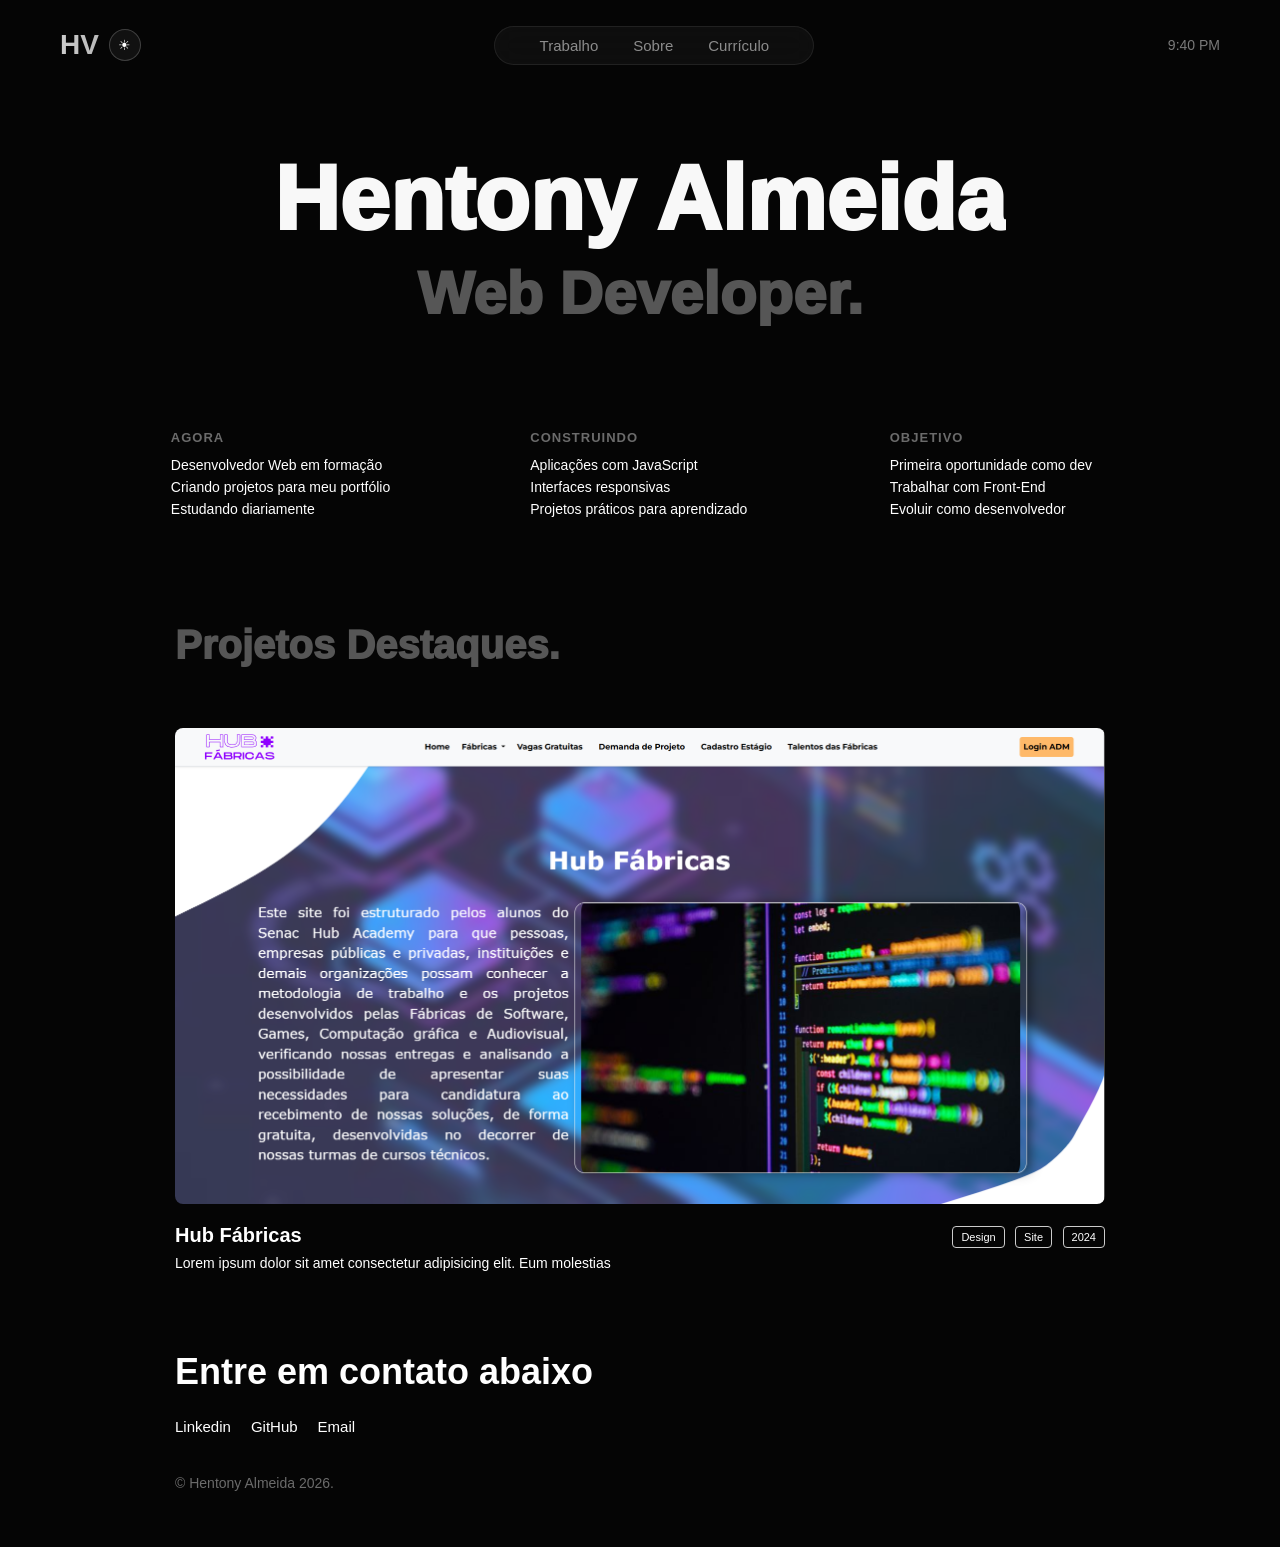
<file: index.html>
<!DOCTYPE html>
<html lang="pt-br">
<head>
<meta charset="UTF-8">
<meta name="viewport" content="width=device-width, initial-scale=1.0">
<link href="https://fonts.googleapis.com/css2?family=Inter:wght@300;400;500;600&display=swap" rel="stylesheet">
<link rel="stylesheet" href="style.css">

<title>Portfolio</title>
</head>

<body>

<header class="header">

    <div class="logo">
        <a href="#inicio">
            <span class="logo-hv">HV</span>
        </a>

    <!-- Botão de tema -->
        <button id="theme-toggle" class="theme-toggle">
            ☀
        </button>
    </div>

    <!-- Menu -->
    <nav class="nav-container" id="menu">
        <ul class="nav-menu">
            <li><a href="#Trabalho">Trabalho</a></li>
            <li><a href="sobre.html">Sobre</a></li>
            <li><a href="#Curriculo">Currículo</a></li>
        </ul>
    </nav>

    <!-- Hora -->
    <div class="time" id="time"></div>

</header>

<div class="container">
  <!-- Seção Hero -->
  <section class="hero">
    <div class="hero-content">
      <h1 class="hero-name">Hentony Almeida</h1>
      <p class="hero-subtitle">Web Developer.</p>
    </div>
  </section>

  <!-- Seção Trajetória -->

  <section class="journey">

    <div class="journey-container">

      <div class="journey-col">
        <h4>AGORA</h4>
        <p>Desenvolvedor Web em formação</p>
        <p>Criando projetos para meu portfólio</p>
        <p>Estudando diariamente</p>
      </div>

      <div class="journey-col">
        <h4>CONSTRUINDO</h4>
        <p>Aplicações com JavaScript</p>
        <p>Interfaces responsivas</p>
        <p>Projetos práticos para aprendizado</p>
      </div>

      <div class="journey-col">
        <h4>OBJETIVO</h4>
        <p>Primeira oportunidade como dev</p>
        <p>Trabalhar com Front-End</p>
        <p>Evoluir como desenvolvedor</p>
      </div>

    </div>

  </section>

  <!-- Seção Projetos -->

  <section class="projects">

    <div class="projects-title">
      <h1>Projetos Destaques.</h1>
    </div>

  <!-- Projeto 1 -->
    <div class="project-card">
      <div class="project-media">
          <img src="hub_fabricas.png" alt="Projeto Hub Fábricas">
      </div>

      <div class="project-info">
        <div class="project-header">
          <h3>Hub Fábricas</h3>

          <div class="tags">
            <span>Design</span>
            <span>Site</span>
            <span>2024</span>
          </div>
        </div>

        <p>
          Lorem ipsum dolor sit amet consectetur adipisicing elit. Eum molestias
        </p>
      </div>
    </div>

  </section>

  <section class="contact">

  <div class="contact-title">
    <h2>Entre em contato abaixo</h2>
  </div>

  <div class="social-links">
    <a href="#">Linkedin</a>
    <a href="#">GitHub</a>
    <a href="#">Email</a>
  </div>

  <p class="copyright">
    © Hentony Almeida 2026.
  </p>

</section>

</div>



<section class="content"></section>
<script src="script.js"></script>

</body>
</html>
</file>
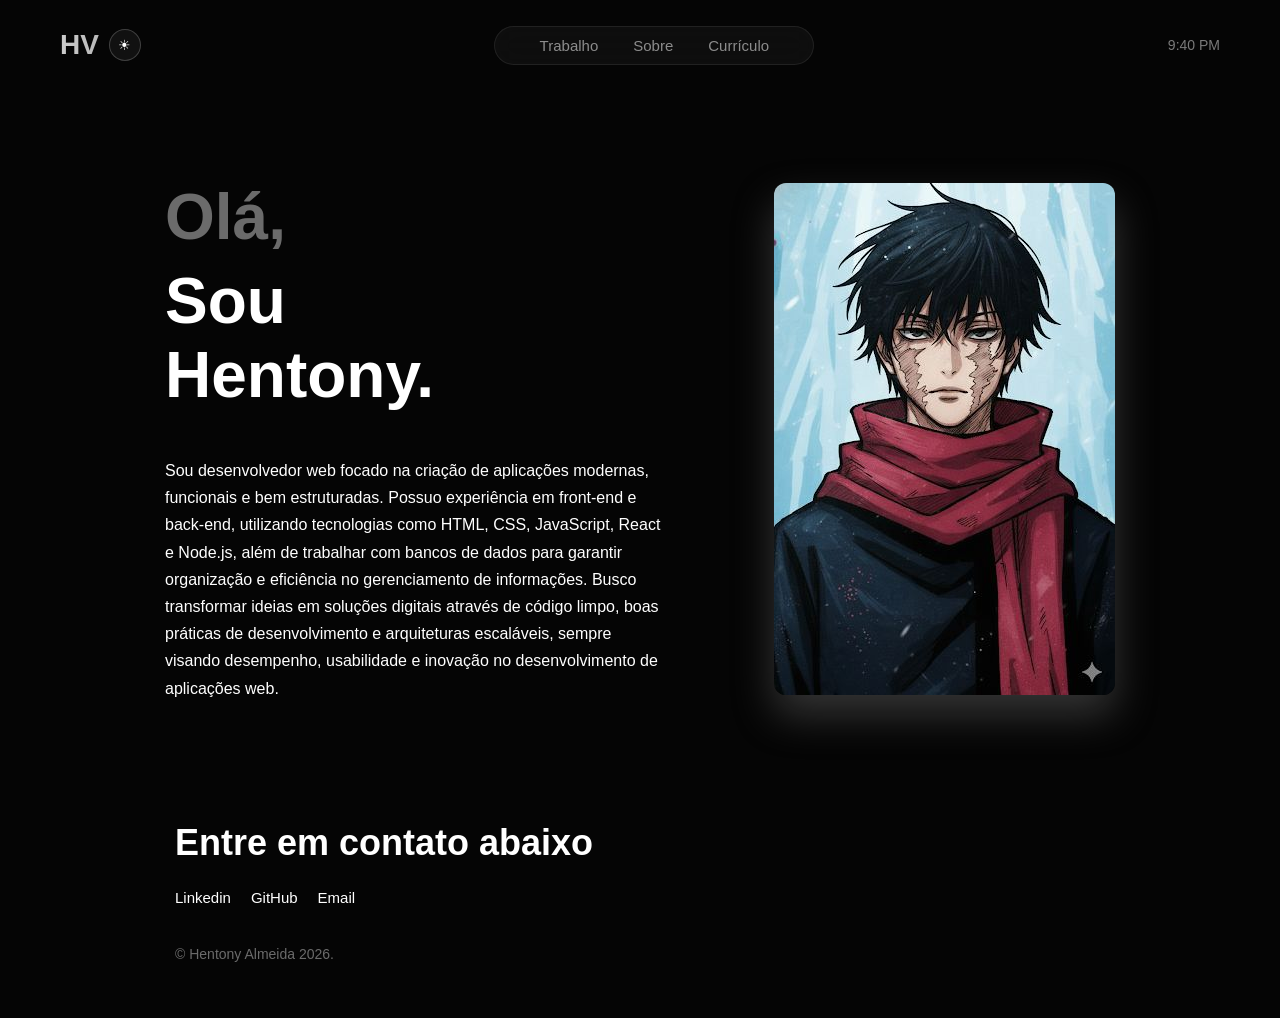
<file: sobre.html>
<!DOCTYPE html>
<html lang="en">
<head>
    <meta charset="UTF-8">
    <meta name="viewport" content="width=device-width, initial-scale=1.0">
    <link href="https://fonts.googleapis.com/css2?family=Inter:wght@300;400;500;600&display=swap" rel="stylesheet">
    <link rel="stylesheet" href="style.css">

    <title>Sobre</title>
</head>
<body>
    <header class="header">

        <div class="logo">
            <a href="#inicio">
                <span class="logo-hv">HV</span>
            </a>

        <!-- Botão de tema -->
            <button id="theme-toggle" class="theme-toggle">
                ☀
            </button>
        </div>

        <!-- Menu -->
        <nav class="nav-container" id="menu">
            <ul class="nav-menu">
                <li><a href="index.html">Trabalho</a></li>
                <li><a href="sobre.html">Sobre</a></li>
                <li><a href="#Curriculo">Currículo</a></li>
            </ul>
        </nav>

        <!-- Hora -->
        <div class="time" id="time"></div>

    </header>
    
    <div class="container">
        <div class="about">
            <div class="about-intro">
                <h1 id="apresentacao">Olá,</h1>
                <h1 id="apresentacao-nome">Sou<br>Hentony.</h1>
                <div class="small-divider"></div>
                <p>Sou desenvolvedor web focado na criação de aplicações modernas, funcionais e bem estruturadas. Possuo experiência em front-end e back-end, utilizando tecnologias como HTML, CSS, JavaScript, React e Node.js, além de trabalhar com bancos de dados para garantir organização e eficiência no gerenciamento de informações.
Busco transformar ideias em soluções digitais através de código limpo, boas práticas de desenvolvimento e arquiteturas escaláveis, sempre visando desempenho, usabilidade e inovação no desenvolvimento de aplicações web.</p>
            </div>
            <div class="about-me">
                <img src="img-portfolio.jpg" alt="img_ilustrativa">
            </div>
        </div>

        <section class="contact">

            <div class="contact-title">
                <h2>Entre em contato abaixo</h2>
            </div>

            <div class="social-links">
                <a href="#">Linkedin</a>
                <a href="#">GitHub</a>
                <a href="#">Email</a>
            </div>

            <p class="copyright">© Hentony Almeida 2026.</p>

        </section>
    </div>

    <section class="content"></section>
    <script src="script.js"></script>
    
</body>
</html>
</file>
<file: style.css>
*{
    margin:0;
    padding:0;
    box-sizing:border-box;
}

body{
    padding-top:100px;
    background:#050505;
    font-family: Helvetica, Arial, sans-serif;
}

/* HEADER */

.header {
    top:0;
    width:100%;
    height:90px;
    display:flex;
    z-index:1000;
    padding:0 60px;
    position:fixed;
    align-items:center;
    justify-content:space-between;
}

/* LOGO */

.logo a {
    text-decoration:none;
}

.logo {
    display: flex;
    font-size:28px;
    font-weight:bold;
    align-items: center;
    gap: 10px;
}

.logo-hv {
    background: linear-gradient(270deg, #cccccc, #ffffff, #999999, #cccccc);
    background-size: 800% 800%;
    background-clip: text;
    -webkit-text-fill-color: transparent;
    animation: gradientAnimation 8s ease infinite;
}

/* BOTÃO DARK/LIGHT */

.theme-toggle {
    width:32px;
    height:32px;
    border-radius:50%;
    border:1px solid rgba(255,255,255,0.2);
    background:rgba(255,255,255,0.05);
    color:white;
    cursor:pointer;
    display:flex;
    align-items:center;
    justify-content:center;
    font-size:14px;
    transition:all .3s ease;
}

.theme-toggle:hover {
    background:rgba(255,255,255,0.15);
}

/* BOTAO MODO CLARO */

body.light-mode {
    background:#ffffff;
}

body.light-mode .hero {
    background:#ffffff;
}

body.light-mode .hero-content h1 {
    background-color: #111;
}

body.light-mode .hero-content p {
    color:#0505052a;
}

body.light-mode .nav-container {
    background:rgba(0,0,0,0.04);
    border:1px solid rgba(0,0,0,0.08);
}

body.light-mode .nav-menu a {
    color:#444;
}

body.light-mode .nav-menu a:hover {
    color:#000;
}

body.light-mode .time {
    color:#444;
}

body.light-mode .theme-toggle {
    color:#000;
    border:1px solid rgba(0,0,0,0.2);
}

body.light-mode .project-header h3,
body.light-mode .tags span {
    color:#111;
}

body.light-mode .project-info p {
    color: #05050581;
}

/* Animação do gradiente */
@keyframes gradientAnimation {
    0% { background-position: 0% 50%; }
    50% { background-position: 100% 50%; }
    100% { background-position: 0% 50%; }
}

/* NAV CONTAINER */

.nav-container {
    width:320px;
    display:flex;
    padding:10px 20px;
    border-radius:50px;
    align-items:center;
    justify-content:space-between;
    backdrop-filter: blur(12px);
    background:rgba(255,255,255,0.04);
    border:1px solid rgba(255,255,255,0.08);
    transition:all 0.45s cubic-bezier(.4,0,.2,1);
}

/* MENU CENTRAL */
.nav-menu {
    display: flex;
    list-style: none;
    gap: 35px;
    justify-content: center; /* centraliza horizontalmente */
    flex: 1; /* ocupa todo espaço central */
    transform: opacity 0.3s ease, transform 0.3s ease;
}

.nav-menu li {
    display: flex;
    align-items: center;
}

.nav-menu a {
    font-size: 15px;
    transition: 0.3s;
    color: #8c8c8c;
    text-decoration: none;
}

.nav-menu a:hover {
    color: white;
}

/* TIME */

.time {
    font-size:14px;
    color:#7a7a7a;
}

/* CONTAINER */

.container {
    display: block;
    align-content: center;
    margin: auto;
    max-width: 950px;
    padding-bottom: 1rem;
}

/* Seção Hero */
.hero {
    width: 100%;
    min-height: 30vh; /* altura menor, para ficar próximo ao menu */
    display: flex;
    justify-content: center;
    align-items: flex-start; /* alinha no topo da seção */
    text-align: center;
    background: #050505;
    padding: 2rem; /* mais espaço no topo */
}

.hero-content {
    margin-top: 1rem; /* distância do menu */
}

.hero-content h1 {
    font-size: 90px;
    font-weight: 1000;
    background-color: #f8f8f8;
    background-size: 800% 800%;
    background-clip: text;
    -webkit-text-fill-color: transparent;
    animation: gradientAnimation 8s ease infinite;
    margin-bottom: 0.5rem;
}

.hero-content p {
    font-size: 60px;
    font-weight: 1000;
    color: #6b6b6b;
    opacity: 0.8;
}

/* SEÇÃO TRAJETÓRIA */

.journey {
    width:100%;
    display:grid;
    justify-content:center;
    align-items: center;
    padding: 60px 5px;
}

.journey-container {
    width:100%;
    max-width:1200px;
    display:grid;
    grid-template-columns:repeat(3,1fr);
    gap: 140px;
}

.journey-col h4{
    font-size:13px;
    letter-spacing:1px;
    color:#6b6b6b;
    margin-bottom:12px;
}

.journey-col p{
    font-size:14px;
    color:#ffffff;
    margin-bottom:6px;
}

/* LIGHT MODE */

body.light-mode .journey-col p{
    color:#111;
}

body.light-mode .journey-col h4{
    color:#666;
}

/* RESPONSIVO */

@media (max-width:768px){

    .journey-container{
        grid-template-columns:1fr;
        gap:40px;
    }

}

/* Projetos */

.projects {
    display: grid;
    max-width:1600px;
    align-items: center;
    justify-content: center;
    margin: 0;
    padding: 40px 10px;
    gap:60px;
}

/* TITULO PROJETOS */

.projects-title {
    display:flex;
    align-items:center;
    gap:10px;
}

.projects-title h1 {
    font-size: 40px;
    font-weight: 1000;
    color: #6b6b6b;
    opacity: 0.8;
}

/* CARD PROJETOS */

.project-card {
    display:flex;
    flex-direction:column;
}

.project-media img {
    width: 100%;
    height: auto;
    border-radius: 8px;
}

.project-info {
    margin-top:16px;
}

.project-header {
    display:flex;
    justify-content:space-between;
    align-items:center;
}

.project-header h3 {
    color: #fff;
    font-size:20px;
    font-weight:600;
}

.tags span {
    color: #fff;
    font-size:11px;
    border:1px solid #ccc;
    padding:4px 8px;
    border-radius:4px;
    margin-left:6px;
}

.project-info p {
    margin-top:8px;
    color:#fff;
    font-size:14px;
}

@media (max-width:768px) {
    .projects {
        grid-template-columns:1fr;
    }
}

/* CONTATO */

.contact{
    width:100%;
    padding:40px 10px;
}

.contact-title{
    display:flex;
    align-items:center;
}

.contact-title h2{
    font-size:36px;
    color:#fff;
}

.social-links{
    display:flex;
    gap:20px;
    margin:25px 0 40px;
}

.social-links a{
    font-size:15px;
    color:#fff;
    text-decoration:none;
    transition:0.3s;
}

.social-links a:hover{
    opacity:0.7;
}

.copyright{
    font-size:14px;
    color:#6b6b6b;
}



/* ------------------------------------------------------------- */

/* SEÇÃO ABOUT */

.about {
    display: flex;
    align-items: center;
    justify-content: space-between;
    padding: 80px 0;
    gap: 80px;
}

.about-intro {
    max-width: 500px;
}

.about-intro h1 {
    font-size: 64px;
    color: #ffffff;
    margin-bottom: 10px;
}

#apresentacao {
    color: #6b6b6b;
}

#apresentacao-nome {
    padding-bottom: 35px;
}

.about-intro p {
    font-size: 16px;
    color: #ffffff;
    line-height: 1.7;
}

.about-me img {
    width: 100%;
    border-radius: 12px;
    object-fit: cover;
    box-shadow: 0 20px 40px rgba(122, 122, 122, 0.4);
}

@media (max-width: 900px) {

.about {
    flex-direction: column;
    text-align: center;
}

.about-intro {
    max-width: 100%;
}

}
</file>
